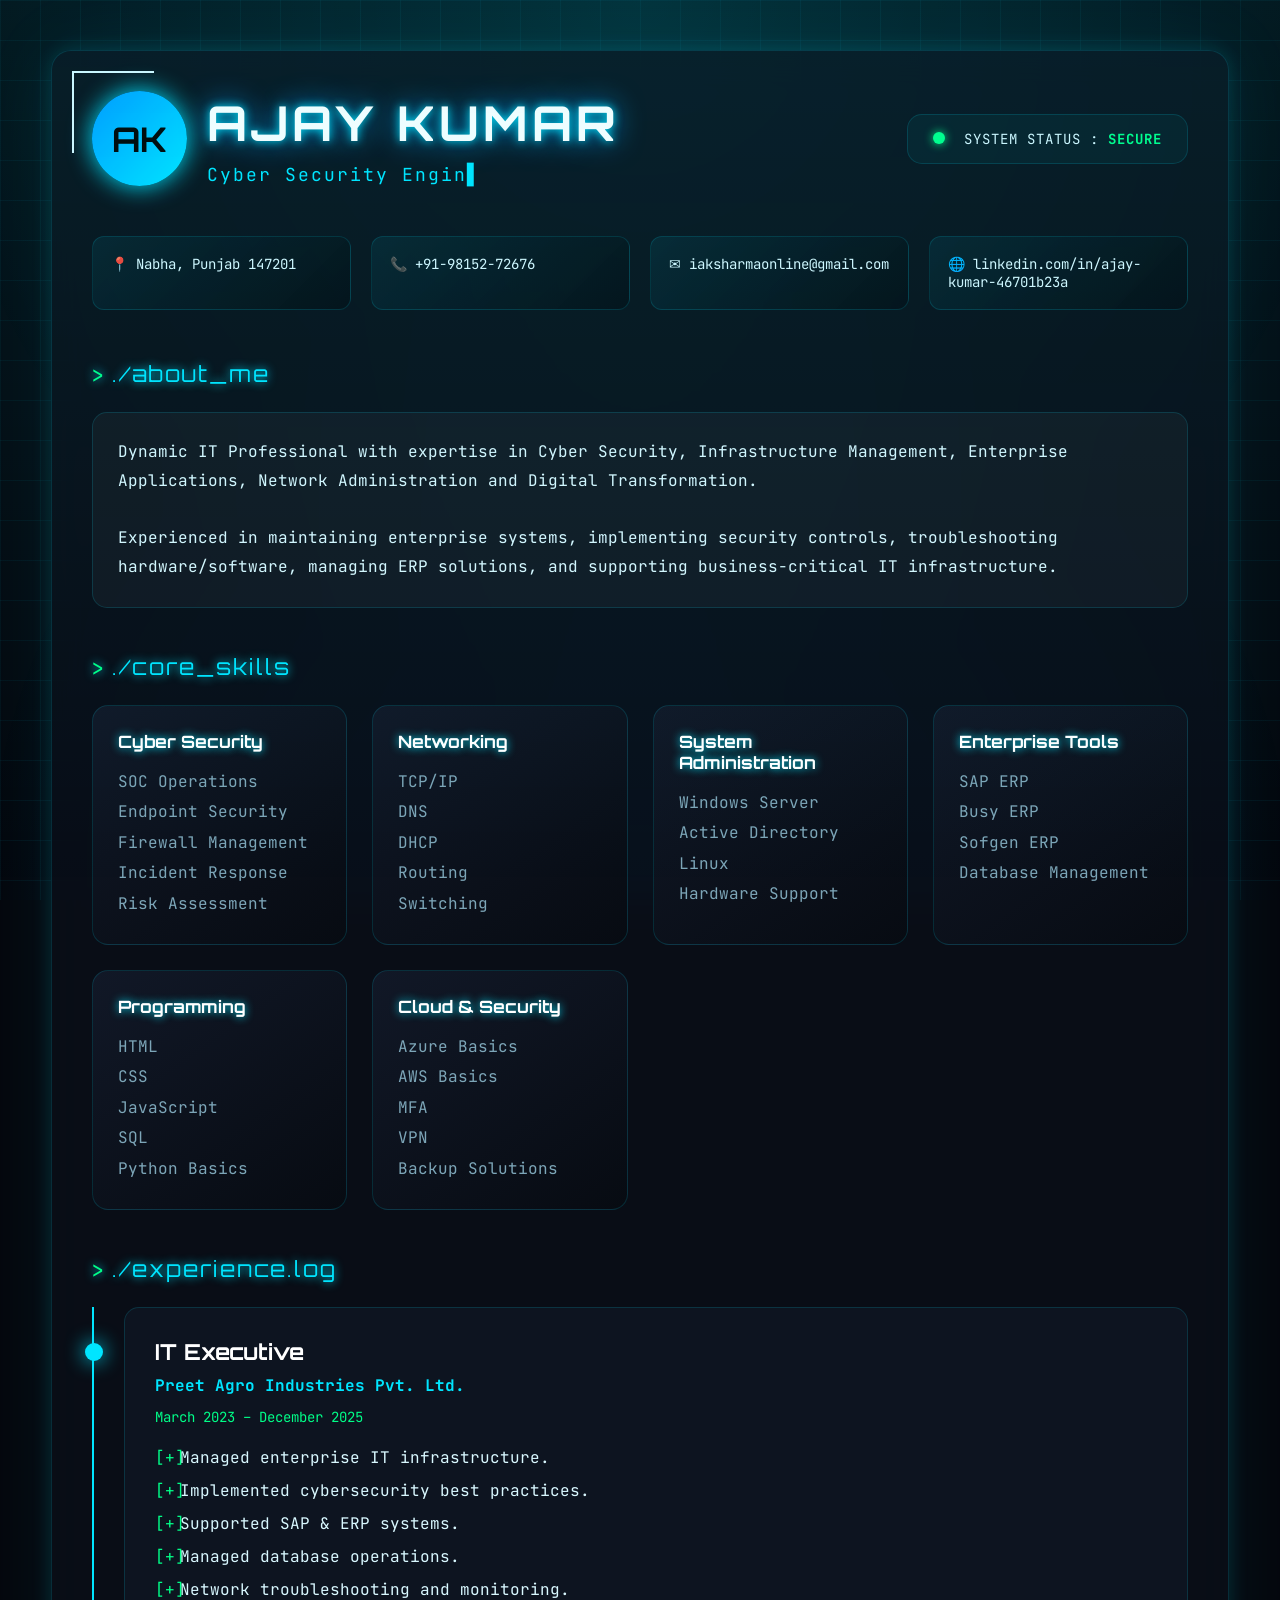
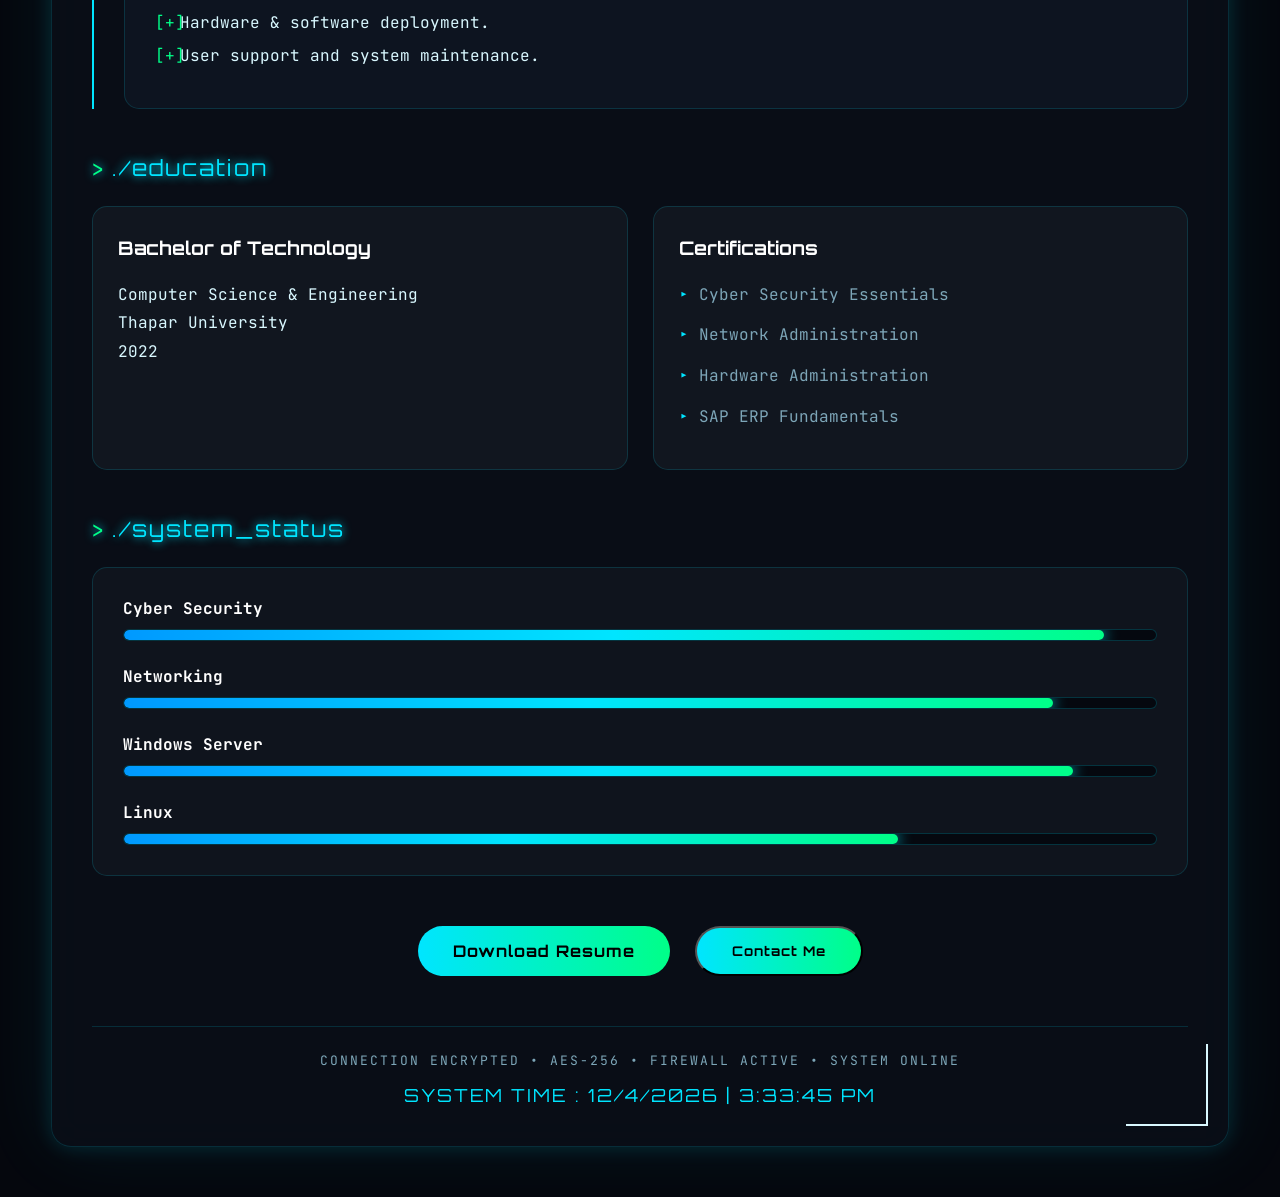
<file: index.html>
<!DOCTYPE html>
<html lang="en">

<head>
    <meta charset="UTF-8">
    <meta name="viewport" content="width=device-width, initial-scale=1.0">

    <title>Ajay Kumar | Cyber Security Portfolio</title>

    <link rel="preconnect" href="https://fonts.googleapis.com">
    <link rel="preconnect" href="https://fonts.gstatic.com" crossorigin>

    <link href="https://fonts.googleapis.com/css2?family=Orbitron:wght@400;600;700;800&family=JetBrains+Mono:wght@300;400;500;700&display=swap"
        rel="stylesheet">

    <link rel="stylesheet" href="style.css">
</head>

<body>

    <div class="grid-bg"></div>

    <div class="scanline"></div>

    <div class="container">

        <!-- Header -->

        <header>

            <div class="profile">

                <div class="avatar">
                    AK
                </div>

                <div>

                    <h1>AJAY KUMAR</h1>

                    <h2 class="typing">
                        Cyber Security Engineer | System Administrator | IT Professional
                    </h2>

                </div>

            </div>

            <div class="status">

                <span class="online"></span>

                SYSTEM STATUS :
                <span class="secure">
                    SECURE
                </span>

            </div>

        </header>

        <!-- Contact -->

        <section class="contact">

            <div class="card">
                📍 Nabha, Punjab 147201
            </div>

            <div class="card">
                📞 +91-98152-72676
            </div>

            <div class="card">
                ✉ iaksharmaonline@gmail.com
            </div>

            <div class="card">
                🌐 linkedin.com/in/ajay-kumar-46701b23a
            </div>

        </section>

        <!-- About -->

        <section>

            <div class="section-title">

                > ./about_me

            </div>

            <div class="glass">

                <p>

                    Dynamic IT Professional with expertise in Cyber Security,
                    Infrastructure Management, Enterprise Applications,
                    Network Administration and Digital Transformation.

                </p>

                <br>

                <p>

                    Experienced in maintaining enterprise systems,
                    implementing security controls,
                    troubleshooting hardware/software,
                    managing ERP solutions,
                    and supporting business-critical IT infrastructure.

                </p>

            </div>

        </section>

        <!-- Skills -->

        <section>

            <div class="section-title">

                > ./core_skills

            </div>

            <div class="skills">

                <div class="skill-box">

                    <h3>Cyber Security</h3>

                    <p>

                        SOC Operations<br>
                        Endpoint Security<br>
                        Firewall Management<br>
                        Incident Response<br>
                        Risk Assessment

                    </p>

                </div>

                <div class="skill-box">

                    <h3>Networking</h3>

                    <p>

                        TCP/IP<br>
                        DNS<br>
                        DHCP<br>
                        Routing<br>
                        Switching

                    </p>

                </div>

                <div class="skill-box">

                    <h3>System Administration</h3>

                    <p>

                        Windows Server<br>
                        Active Directory<br>
                        Linux<br>
                        Hardware Support

                    </p>

                </div>

                <div class="skill-box">

                    <h3>Enterprise Tools</h3>

                    <p>

                        SAP ERP<br>
                        Busy ERP<br>
                        Sofgen ERP<br>
                        Database Management

                    </p>

                </div>

                <div class="skill-box">

                    <h3>Programming</h3>

                    <p>

                        HTML<br>
                        CSS<br>
                        JavaScript<br>
                        SQL<br>
                        Python Basics

                    </p>

                </div>

                <div class="skill-box">

                    <h3>Cloud & Security</h3>

                    <p>

                        Azure Basics<br>
                        AWS Basics<br>
                        MFA<br>
                        VPN<br>
                        Backup Solutions

                    </p>

                </div>

            </div>

        </section>

        <!-- Experience -->

        <section>

            <div class="section-title">

                > ./experience.log

            </div>

            <div class="timeline">

                <div class="timeline-box">

                    <h3>
                        IT Executive
                    </h3>

                    <h4>
                        Preet Agro Industries Pvt. Ltd.
                    </h4>

                    <span>
                        March 2023 – December 2025
                    </span>

                    <ul>

                        <li>
                            Managed enterprise IT infrastructure.
                        </li>

                        <li>
                            Implemented cybersecurity best practices.
                        </li>

                        <li>
                            Supported SAP & ERP systems.
                        </li>

                        <li>
                            Managed database operations.
                        </li>

                        <li>
                            Network troubleshooting and monitoring.
                        </li>

                        <li>
                            Hardware & software deployment.
                        </li>

                        <li>
                            User support and system maintenance.
                        </li>

                    </ul>

                </div>

            </div>

        </section>

        <!-- Education -->

        <section>

            <div class="section-title">

                > ./education

            </div>

            <div class="edu-grid">

                <div class="glass">

                    <h3>

                        Bachelor of Technology

                    </h3>

                    <p>

                        Computer Science & Engineering

                    </p>

                    <p>

                        Thapar University

                    </p>

                    <p>

                        2022

                    </p>

                </div>

                <div class="glass">

                    <h3>

                        Certifications

                    </h3>

                    <ul>

                        <li>
                            Cyber Security Essentials
                        </li>

                        <li>
                            Network Administration
                        </li>

                        <li>
                            Hardware Administration
                        </li>

                        <li>
                            SAP ERP Fundamentals
                        </li>

                    </ul>

                </div>

            </div>

        </section>

        <!-- Progress -->

        <section>

            <div class="section-title">

                > ./system_status

            </div>

            <div class="progress-box">

                <div class="progress-item">

                    <span>Cyber Security</span>

                    <div class="bar">
                        <div class="fill w95"></div>
                    </div>

                </div>

                <div class="progress-item">

                    <span>Networking</span>

                    <div class="bar">
                        <div class="fill w90"></div>
                    </div>

                </div>

                <div class="progress-item">

                    <span>Windows Server</span>

                    <div class="bar">
                        <div class="fill w92"></div>
                    </div>

                </div>

                <div class="progress-item">

                    <span>Linux</span>

                    <div class="bar">
                        <div class="fill w75"></div>
                    </div>

                </div>

            </div>

        </section>

        <!-- Buttons -->

       <section class="buttons">

    <a href="Akresume.jpeg" class="btn" target="_blank" rel="noopener noreferrer">
        Download Resume
    </a>

    <button class="btn" id="contactBtn">
        Contact Me
    </button>

</section>
        <div id="contactPopup" class="popup">
    <div class="popup-content">

        <span id="closePopup">&times;</span>

        <h2>Contact Me</h2>

        <p>
            📧 Gmail:
            <a href="mailto:iaksharmaonline@gmail.com">
                iaksharmaonline@gmail.com
            </a>
        </p>

        <p>
            📞 Phone:
            <a href="tel:+919815272676">
                +91 9815272676
            </a>
        </p>

    </div>
</div>
        <!-- Footer -->

        <footer>

            <p>

                CONNECTION ENCRYPTED • AES-256 • FIREWALL ACTIVE • SYSTEM ONLINE

            </p>

            <div id="clock">

                Loading...

            </div>

        </footer>

    </div>

    <script src="script.js"></script>

</body>

</html>
</file>
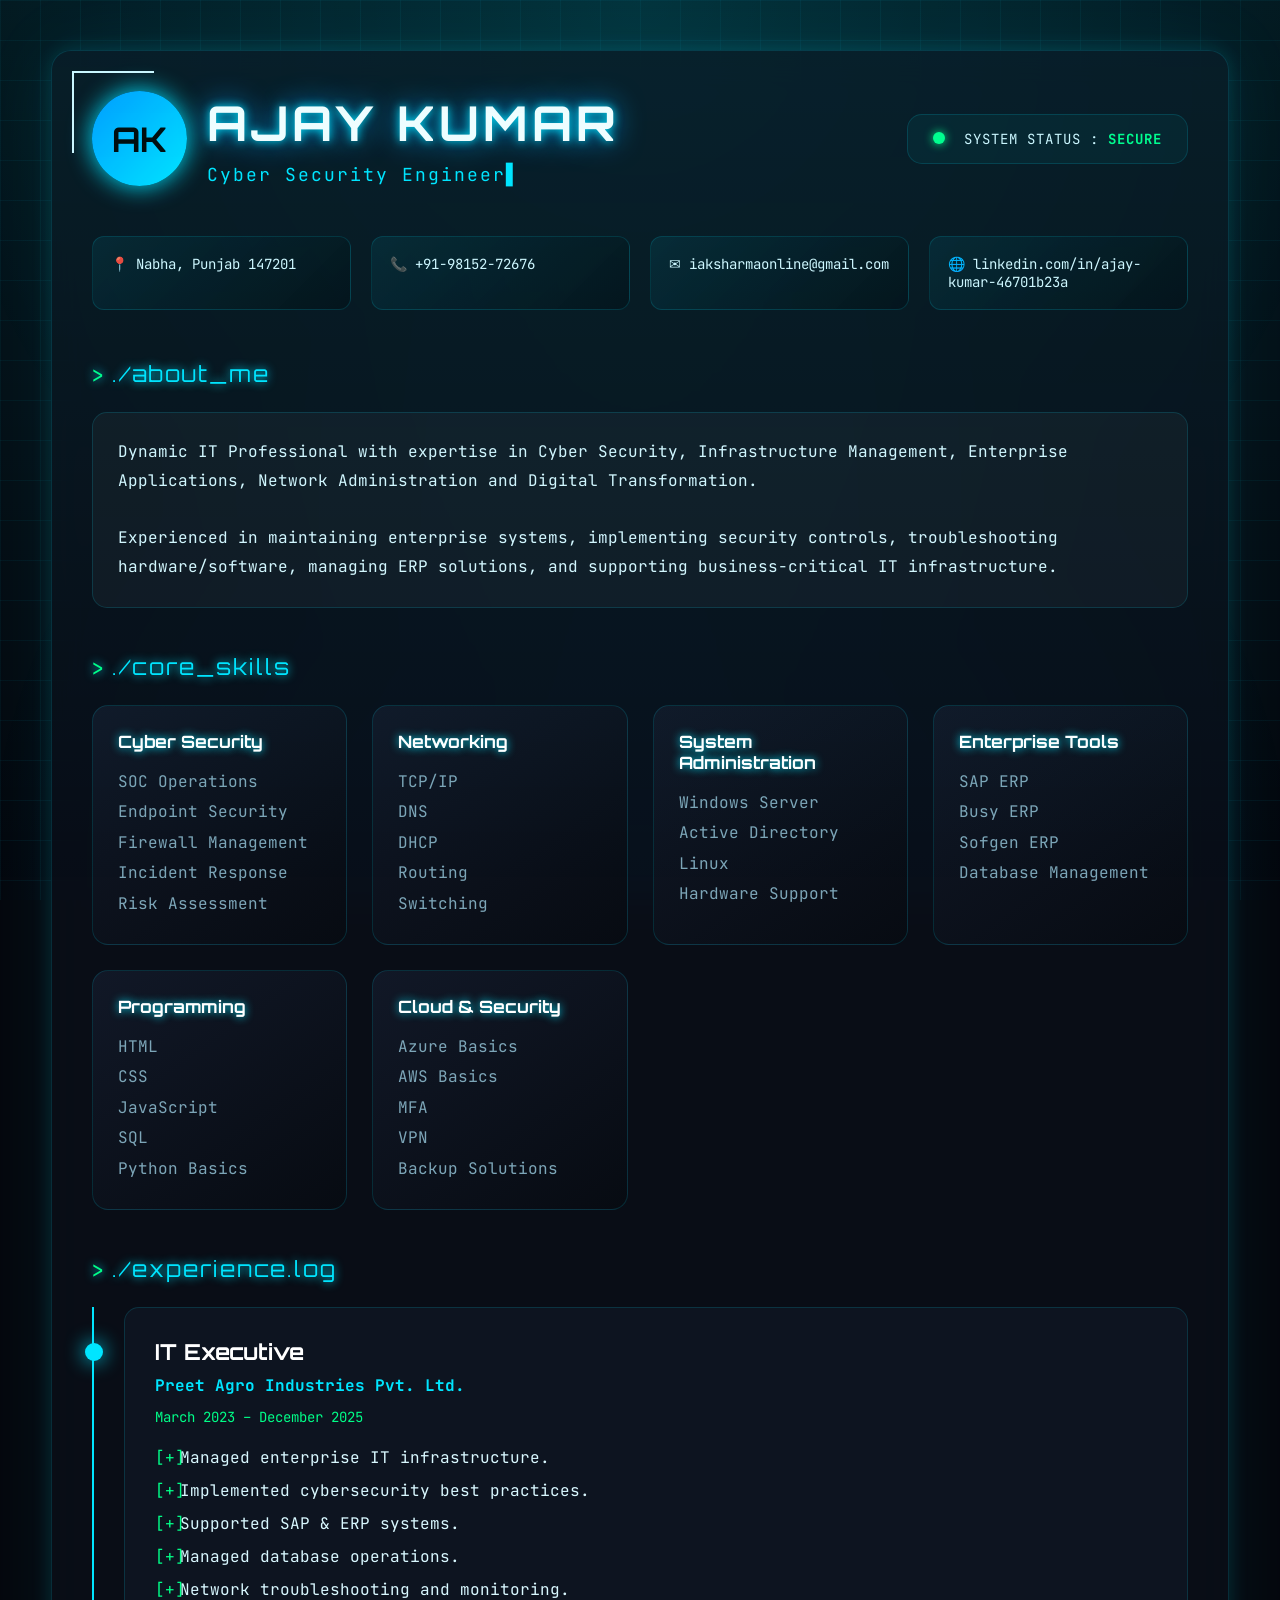
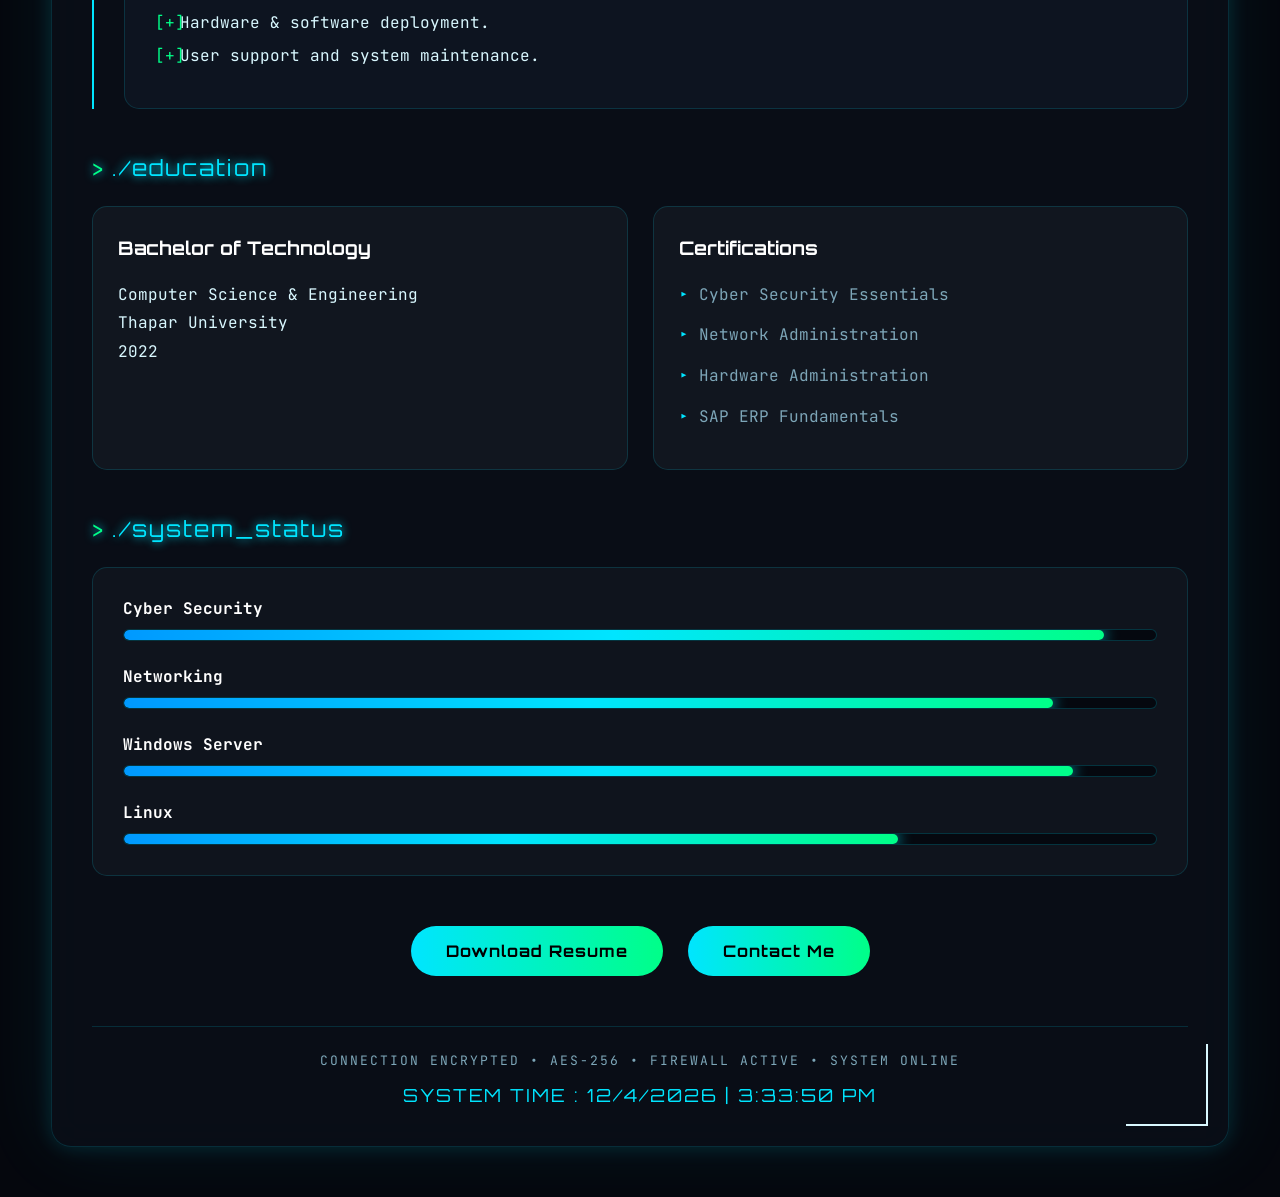
<file: Akwebsite.html>
<!DOCTYPE html>
<html lang="en">

<head>
    <meta charset="UTF-8">
    <meta name="viewport" content="width=device-width, initial-scale=1.0">

    <title>Ajay Kumar | Cyber Security Portfolio</title>

    <link rel="preconnect" href="https://fonts.googleapis.com">
    <link rel="preconnect" href="https://fonts.gstatic.com" crossorigin>

    <link href="https://fonts.googleapis.com/css2?family=Orbitron:wght@400;600;700;800&family=JetBrains+Mono:wght@300;400;500;700&display=swap"
        rel="stylesheet">

    <link rel="stylesheet" href="style.css">
</head>

<body>

    <div class="grid-bg"></div>

    <div class="scanline"></div>

    <div class="container">

        <!-- Header -->

        <header>

            <div class="profile">

                <div class="avatar">
                    AK
                </div>

                <div>

                    <h1>AJAY KUMAR</h1>

                    <h2 class="typing">
                        Cyber Security Engineer | System Administrator | IT Professional
                    </h2>

                </div>

            </div>

            <div class="status">

                <span class="online"></span>

                SYSTEM STATUS :
                <span class="secure">
                    SECURE
                </span>

            </div>

        </header>

        <!-- Contact -->

        <section class="contact">

            <div class="card">
                📍 Nabha, Punjab 147201
            </div>

            <div class="card">
                📞 +91-98152-72676
            </div>

            <div class="card">
                ✉ iaksharmaonline@gmail.com
            </div>

            <div class="card">
                🌐 linkedin.com/in/ajay-kumar-46701b23a
            </div>

        </section>

        <!-- About -->

        <section>

            <div class="section-title">

                > ./about_me

            </div>

            <div class="glass">

                <p>

                    Dynamic IT Professional with expertise in Cyber Security,
                    Infrastructure Management, Enterprise Applications,
                    Network Administration and Digital Transformation.

                </p>

                <br>

                <p>

                    Experienced in maintaining enterprise systems,
                    implementing security controls,
                    troubleshooting hardware/software,
                    managing ERP solutions,
                    and supporting business-critical IT infrastructure.

                </p>

            </div>

        </section>

        <!-- Skills -->

        <section>

            <div class="section-title">

                > ./core_skills

            </div>

            <div class="skills">

                <div class="skill-box">

                    <h3>Cyber Security</h3>

                    <p>

                        SOC Operations<br>
                        Endpoint Security<br>
                        Firewall Management<br>
                        Incident Response<br>
                        Risk Assessment

                    </p>

                </div>

                <div class="skill-box">

                    <h3>Networking</h3>

                    <p>

                        TCP/IP<br>
                        DNS<br>
                        DHCP<br>
                        Routing<br>
                        Switching

                    </p>

                </div>

                <div class="skill-box">

                    <h3>System Administration</h3>

                    <p>

                        Windows Server<br>
                        Active Directory<br>
                        Linux<br>
                        Hardware Support

                    </p>

                </div>

                <div class="skill-box">

                    <h3>Enterprise Tools</h3>

                    <p>

                        SAP ERP<br>
                        Busy ERP<br>
                        Sofgen ERP<br>
                        Database Management

                    </p>

                </div>

                <div class="skill-box">

                    <h3>Programming</h3>

                    <p>

                        HTML<br>
                        CSS<br>
                        JavaScript<br>
                        SQL<br>
                        Python Basics

                    </p>

                </div>

                <div class="skill-box">

                    <h3>Cloud & Security</h3>

                    <p>

                        Azure Basics<br>
                        AWS Basics<br>
                        MFA<br>
                        VPN<br>
                        Backup Solutions

                    </p>

                </div>

            </div>

        </section>

        <!-- Experience -->

        <section>

            <div class="section-title">

                > ./experience.log

            </div>

            <div class="timeline">

                <div class="timeline-box">

                    <h3>
                        IT Executive
                    </h3>

                    <h4>
                        Preet Agro Industries Pvt. Ltd.
                    </h4>

                    <span>
                        March 2023 – December 2025
                    </span>

                    <ul>

                        <li>
                            Managed enterprise IT infrastructure.
                        </li>

                        <li>
                            Implemented cybersecurity best practices.
                        </li>

                        <li>
                            Supported SAP & ERP systems.
                        </li>

                        <li>
                            Managed database operations.
                        </li>

                        <li>
                            Network troubleshooting and monitoring.
                        </li>

                        <li>
                            Hardware & software deployment.
                        </li>

                        <li>
                            User support and system maintenance.
                        </li>

                    </ul>

                </div>

            </div>

        </section>

        <!-- Education -->

        <section>

            <div class="section-title">

                > ./education

            </div>

            <div class="edu-grid">

                <div class="glass">

                    <h3>

                        Bachelor of Technology

                    </h3>

                    <p>

                        Computer Science & Engineering

                    </p>

                    <p>

                        Thapar University

                    </p>

                    <p>

                        2022

                    </p>

                </div>

                <div class="glass">

                    <h3>

                        Certifications

                    </h3>

                    <ul>

                        <li>
                            Cyber Security Essentials
                        </li>

                        <li>
                            Network Administration
                        </li>

                        <li>
                            Hardware Administration
                        </li>

                        <li>
                            SAP ERP Fundamentals
                        </li>

                    </ul>

                </div>

            </div>

        </section>

        <!-- Progress -->

        <section>

            <div class="section-title">

                > ./system_status

            </div>

            <div class="progress-box">

                <div class="progress-item">

                    <span>Cyber Security</span>

                    <div class="bar">
                        <div class="fill w95"></div>
                    </div>

                </div>

                <div class="progress-item">

                    <span>Networking</span>

                    <div class="bar">
                        <div class="fill w90"></div>
                    </div>

                </div>

                <div class="progress-item">

                    <span>Windows Server</span>

                    <div class="bar">
                        <div class="fill w92"></div>
                    </div>

                </div>

                <div class="progress-item">

                    <span>Linux</span>

                    <div class="bar">
                        <div class="fill w75"></div>
                    </div>

                </div>

            </div>

        </section>

        <!-- Buttons -->

        <section class="buttons">

            <a href="F:\AK\website\Akresume.jpeg" class="btn">
                Download Resume
            </a>

            <a href="mailto:iaksharmaonline@gmail.com" class="btn">
                Contact Me
            </a>

        </section>

        <!-- Footer -->

        <footer>

            <p>

                CONNECTION ENCRYPTED • AES-256 • FIREWALL ACTIVE • SYSTEM ONLINE

            </p>

            <div id="clock">

                Loading...

            </div>

        </footer>

    </div>

    <script src="script.js"></script>

</body>

</html>
</file>
<file: style.css>
/* ===============================
   CYBER SECURITY PORTFOLIO
   PART 2A
================================= */

@import url('https://fonts.googleapis.com/css2?family=Orbitron:wght@400;600;700;800&family=JetBrains+Mono:wght@300;400;500;700&display=swap');

:root{

--bg:#05070d;
--bg2:#090d15;
--panel:#0f1622;
--panel2:#111b2d;

--cyan:#00e5ff;
--blue:#0099ff;
--green:#00ff88;
--red:#ff3b5f;
--yellow:#ffd54a;

--text:#d9f8ff;
--text2:#7da6b8;

--border:rgba(0,229,255,.15);

}

*{

margin:0;
padding:0;
box-sizing:border-box;

}

html{

scroll-behavior:smooth;

}

body{

background:var(--bg);

font-family:'JetBrains Mono',monospace;

color:var(--text);

overflow-x:hidden;

}

/*=========================
BACKGROUND GRID
=========================*/

.grid-bg{

position:fixed;

top:0;
left:0;

width:100%;
height:100%;

background-image:

linear-gradient(rgba(0,229,255,.05) 1px, transparent 1px),

linear-gradient(90deg, rgba(0,229,255,.05) 1px, transparent 1px);

background-size:40px 40px;

z-index:-2;

}

/*=========================
GLOW EFFECT
=========================*/

.grid-bg::before{

content:"";

position:absolute;

width:100%;
height:100%;

background:

radial-gradient(circle at top,#00e5ff22,transparent 65%),

radial-gradient(circle at bottom,#0099ff22,transparent 60%);

animation:pulse 8s ease infinite;

}

@keyframes pulse{

0%{

opacity:.3;

}

50%{

opacity:.8;

}

100%{

opacity:.3;

}

}

/*=========================
SCAN LINE
=========================*/

.scanline{

position:fixed;

top:-100%;

left:0;

width:100%;

height:200%;

background:

linear-gradient(

transparent,

rgba(0,229,255,.08),

transparent

);

animation:scan 6s linear infinite;

pointer-events:none;

z-index:999;

}

@keyframes scan{

100%{

transform:translateY(100%);

}

}

/*=========================
CONTAINER
=========================*/

.container{

width:92%;

max-width:1200px;

margin:50px auto;

padding:40px;

background:rgba(10,15,25,.80);

backdrop-filter:blur(18px);

border:1px solid var(--border);

border-radius:20px;

box-shadow:

0 0 20px rgba(0,229,255,.15),

0 0 80px rgba(0,229,255,.08);

}

/*=========================
HEADER
=========================*/

header{

display:flex;

justify-content:space-between;

align-items:center;

flex-wrap:wrap;

gap:20px;

margin-bottom:50px;

}

.profile{

display:flex;

align-items:center;

gap:20px;

}

.avatar{

width:95px;

height:95px;

border-radius:50%;

background:linear-gradient(135deg,#0099ff,#00e5ff);

display:flex;

align-items:center;

justify-content:center;

font-family:'Orbitron';

font-size:34px;

font-weight:bold;

color:#000;

box-shadow:

0 0 25px #00e5ff;

}

h1{

font-family:'Orbitron';

font-size:48px;

letter-spacing:4px;

color:white;

text-shadow:

0 0 10px #00e5ff,

0 0 30px #0099ff;

}

.typing{

margin-top:10px;

font-size:18px;

font-weight:400;

color:var(--cyan);

letter-spacing:2px;

}

.typing::after{

content:"▋";

animation:blink .8s infinite;

}

@keyframes blink{

50%{

opacity:0;

}

}
/*=========================
STATUS PANEL
=========================*/

.status{

padding:15px 25px;

border:1px solid var(--border);

border-radius:15px;

background:rgba(0,229,255,.05);

font-size:14px;

letter-spacing:1px;

}

.online{

display:inline-block;

width:12px;

height:12px;

background:var(--green);

border-radius:50%;

margin-right:10px;

box-shadow:

0 0 10px var(--green);

animation:statusPulse 1.5s infinite;

}

@keyframes statusPulse{

50%{

opacity:.3;

}

}

.secure{

color:var(--green);

font-weight:bold;

}


/*=========================
CONTACT SECTION
=========================*/

.contact{

display:grid;

grid-template-columns:

repeat(auto-fit,minmax(220px,1fr));

gap:20px;

margin-bottom:50px;

}


.card{

padding:18px;

background:

linear-gradient(

135deg,

rgba(0,229,255,.08),

rgba(0,0,0,.3)

);

border:1px solid var(--border);

border-radius:12px;

transition:.4s;

font-size:14px;

}


.card:hover{

transform:translateY(-5px);

border-color:var(--cyan);

box-shadow:

0 0 20px rgba(0,229,255,.35);

color:white;

}
.popup {
    display: none;
    position: fixed;
    z-index: 999;
    left: 0;
    top: 0;
    width: 100%;
    height: 100%;
    background: rgba(0,0,0,0.75);
}

.popup-content {
    background: #111;
    color: #00ff99;
    width: 320px;
    padding: 25px;
    border-radius: 10px;
    text-align: center;
    margin: 15% auto;
    border: 1px solid #00ff99;
    box-shadow: 0 0 20px #00ff99;
}

.popup-content a {
    color: #00ffff;
}

#closePopup {
    float: right;
    font-size: 28px;
    cursor: pointer;
}

/*=========================
SECTION TITLE
=========================*/

.section-title{

font-family:'Orbitron';

font-size:22px;

color:var(--cyan);

margin:45px 0 25px;

letter-spacing:2px;

text-shadow:

0 0 10px var(--cyan);

}


.section-title::first-letter{

color:var(--green);

}


/*=========================
GLASS BOX
=========================*/

.glass{

background:

rgba(255,255,255,.04);

border:

1px solid var(--border);

padding:25px;

border-radius:15px;

line-height:1.8;

transition:.4s;

}


.glass:hover{

background:

rgba(0,229,255,.06);

box-shadow:

0 0 25px rgba(0,229,255,.18);

}


/*=========================
SKILLS GRID
=========================*/


.skills{

display:grid;

grid-template-columns:

repeat(auto-fit,minmax(250px,1fr));

gap:25px;

}


.skill-box{

background:

linear-gradient(

145deg,

#111827,

#070b12

);

padding:25px;

border-radius:16px;

border:

1px solid var(--border);

position:relative;

overflow:hidden;

transition:.4s;

}


.skill-box::before{

content:"";

position:absolute;

top:0;

left:-100%;

width:100%;

height:2px;

background:

linear-gradient(

90deg,

transparent,

var(--cyan),

transparent

);

transition:.5s;

}


.skill-box:hover::before{

left:100%;

}


.skill-box:hover{

transform:translateY(-8px);

box-shadow:

0 0 30px rgba(0,229,255,.25);

}


.skill-box h3{

font-family:'Orbitron';

font-size:17px;

color:white;

margin-bottom:15px;

text-shadow:

0 0 8px var(--cyan);

}


.skill-box p{

color:var(--text2);

line-height:1.9;

}


/*=========================
EXPERIENCE TIMELINE
=========================*/


.timeline{

border-left:

2px solid var(--cyan);

padding-left:30px;

}


.timeline-box{

background:

rgba(15,22,34,.9);

padding:30px;

border-radius:15px;

border:

1px solid var(--border);

position:relative;

}


.timeline-box::before{

content:"";

position:absolute;

left:-40px;

top:35px;

width:18px;

height:18px;

background:var(--cyan);

border-radius:50%;

box-shadow:

0 0 20px var(--cyan);

}


.timeline-box h3{

font-family:'Orbitron';

font-size:22px;

color:white;

}


.timeline-box h4{

color:var(--cyan);

margin:10px 0;

}


.timeline-box span{

color:var(--green);

font-size:14px;

}


.timeline-box ul{

margin-top:20px;

}


.timeline-box li{

margin:12px 0;

list-style:none;

padding-left:25px;

position:relative;

}


.timeline-box li::before{

content:"[+]";

position:absolute;

left:0;

color:var(--green);

}


/*=========================
EDUCATION GRID
=========================*/


.edu-grid{

display:grid;

grid-template-columns:

repeat(auto-fit,minmax(300px,1fr));

gap:25px;

}


.edu-grid h3{

font-family:'Orbitron';

color:white;

margin-bottom:15px;

}


.edu-grid li{

list-style:none;

margin:12px 0;

color:var(--text2);

}


.edu-grid li::before{

content:"▸ ";

color:var(--cyan);

}
/*=========================
SYSTEM STATUS BARS
=========================*/

.progress-box{

display:grid;

gap:25px;

background:

rgba(255,255,255,.03);

padding:30px;

border-radius:15px;

border:1px solid var(--border);

}


.progress-item span{

display:block;

margin-bottom:10px;

color:white;

font-weight:bold;

}


.bar{

width:100%;

height:12px;

background:#05080f;

border-radius:20px;

overflow:hidden;

border:1px solid rgba(0,229,255,.2);

}


.fill{

height:100%;

background:

linear-gradient(

90deg,

#0099ff,

#00e5ff,

#00ff88

);

box-shadow:

0 0 15px var(--cyan);

border-radius:20px;

animation:load 2s ease;

}


.w95{

width:95%;

}


.w90{

width:90%;

}


.w92{

width:92%;

}


.w75{

width:75%;

}


@keyframes load{

from{

width:0;

}

}



/*=========================
BUTTONS
=========================*/


.buttons{

display:flex;

justify-content:center;

gap:25px;

margin:50px 0;

flex-wrap:wrap;

}


.btn{

padding:15px 35px;

border-radius:30px;

text-decoration:none;

font-family:'Orbitron';

letter-spacing:1px;

color:#000;

background:

linear-gradient(

90deg,

var(--cyan),

var(--green)

);

transition:.4s;

font-weight:bold;

position:relative;

overflow:hidden;

}


.btn:hover{

transform:translateY(-5px);

box-shadow:

0 0 20px var(--cyan),

0 0 40px var(--green);

}



/*=========================
FOOTER
=========================*/


footer{

margin-top:40px;

padding-top:25px;

border-top:

1px solid var(--border);

text-align:center;

color:var(--text2);

letter-spacing:2px;

font-size:13px;

}


#clock{

margin-top:15px;

color:var(--cyan);

font-family:'Orbitron';

font-size:18px;

}


/*=========================
CYBER CORNER EFFECT
=========================*/


.container::before,

.container::after{

content:"";

position:absolute;

width:80px;

height:80px;

border-color:var(--cyan);

}


.container::before{

top:20px;

left:20px;

border-top:2px solid;

border-left:2px solid;

}


.container::after{

bottom:20px;

right:20px;

border-right:2px solid;

border-bottom:2px solid;

}



/*=========================
CUSTOM SCROLLBAR
=========================*/


::-webkit-scrollbar{

width:10px;

}


::-webkit-scrollbar-track{

background:#05070d;

}


::-webkit-scrollbar-thumb{

background:

linear-gradient(

var(--cyan),

var(--blue)

);

border-radius:20px;

}



/*=========================
MOBILE RESPONSIVE
=========================*/


@media(max-width:900px){


.container{

width:95%;

padding:25px;

margin:25px auto;

}


header{

flex-direction:column;

align-items:flex-start;

}


.profile{

flex-direction:column;

align-items:flex-start;

}


h1{

font-size:34px;

}


.typing{

font-size:14px;

}


.timeline{

padding-left:20px;

}



}



@media(max-width:600px){


.avatar{

width:75px;

height:75px;

font-size:25px;

}


h1{

font-size:28px;

letter-spacing:2px;

}


.section-title{

font-size:17px;

}


.card{

font-size:13px;

}


.skill-box{

padding:20px;

}


.btn{

width:100%;

text-align:center;

}


.timeline-box{

padding:20px;

}


.timeline-box::before{

left:-31px;

}



}



/*=========================
CYBER TEXT EFFECT
=========================*/


h1:hover{

animation:glitch .3s infinite;

}


@keyframes glitch{


0%{

transform:translate(0);

}


25%{

transform:translate(2px,-2px);

}


50%{

transform:translate(-2px,2px);

}


100%{

transform:translate(0);

}


}



/*=========================
SELECTION COLOR
=========================*/


::selection{

background:var(--cyan);

color:#000;

}
</file>
